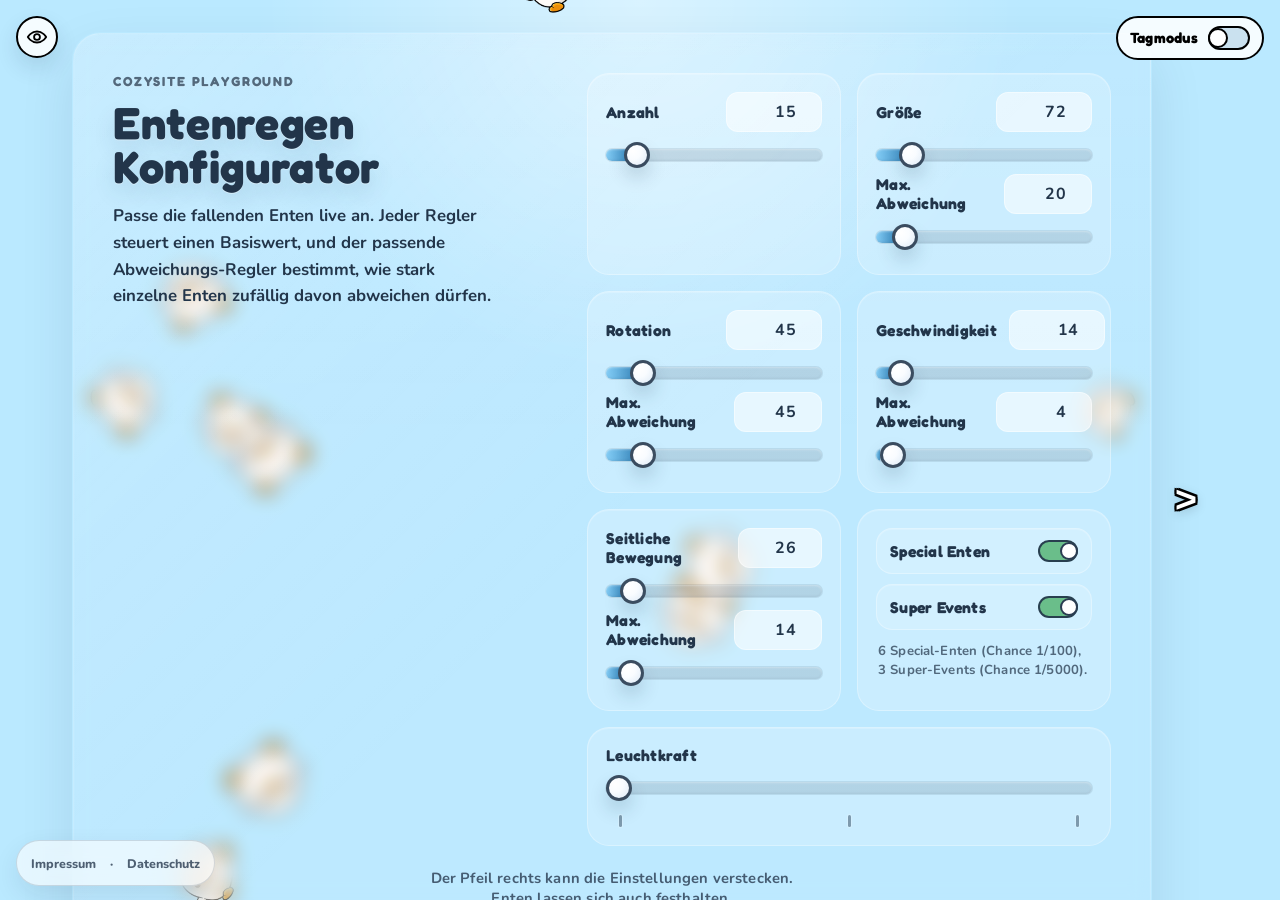
<file: index.html>
<!DOCTYPE html>
<html lang="de">
  <head>
    <meta charset="UTF-8" />
    <meta name="viewport" content="width=device-width, initial-scale=1.0, viewport-fit=cover" />
    <meta http-equiv="Cache-Control" content="no-store, no-cache, must-revalidate" />
    <meta http-equiv="Pragma" content="no-cache" />
    <meta http-equiv="Expires" content="0" />
    <meta name="theme-color" content="rgb(186, 233, 255)" />
    <meta name="app-version" content="2026.03.22-7" />
    <title>CozySite</title>
    <meta
      name="description"
      content="Gestalte deinen eigenen Entenregen: Passe Anzahl, Größe, Geschwindigkeit, seitliche Bewegung und Leuchtkraft der fallenden Enten live an."
    />
    <meta
      name="robots"
      content="index, follow, max-image-preview:large, max-snippet:-1"
    />
    <link rel="canonical" href="https://www.cozysite.de/" />

    <meta property="og:type" content="website" />
    <meta property="og:locale" content="de_DE" />
    <meta property="og:site_name" content="CozySite" />
    <meta property="og:title" content="CozySite" />
    <meta
      property="og:description"
      content="Gestalte deinen eigenen Entenregen: Passe Anzahl, Größe, Geschwindigkeit, seitliche Bewegung und Leuchtkraft der fallenden Enten live an."
    />
    <meta property="og:url" content="https://www.cozysite.de/" />
    <meta
      property="og:image"
      content="https://www.cozysite.de/images/ducks/non_glowing_version/duck.png"
    />
    <meta property="og:image:type" content="image/png" />
    <meta property="og:image:width" content="950" />
    <meta property="og:image:height" content="950" />
    <meta property="og:image:alt" content="Weiße Cartoon-Ente aus dem CozySite Entenregen" />

    <meta name="twitter:card" content="summary" />
    <meta name="twitter:title" content="CozySite" />
    <meta
      name="twitter:description"
      content="Gestalte deinen eigenen Entenregen: Passe Anzahl, Größe, Geschwindigkeit, seitliche Bewegung und Leuchtkraft der fallenden Enten live an."
    />
    <meta
      name="twitter:image"
      content="https://www.cozysite.de/images/ducks/non_glowing_version/duck.png"
    />
    <meta name="twitter:image:alt" content="Weiße Cartoon-Ente aus dem CozySite Entenregen" />

    <link
      rel="icon"
      type="image/png"
      sizes="950x950"
      href="/images/ducks/non_glowing_version/duck.png"
    />
    <link rel="apple-touch-icon" href="/images/ducks/non_glowing_version/duck.png" />
    <link rel="manifest" href="/manifest.webmanifest?v=2026.07.22-1" />
    <link rel="stylesheet" href="style.css?v=2026.07.22-legal-1" />
    <script src="script.js?v=2026.03.22-7" defer></script>
    <script type="application/ld+json">
      {
        "@context": "https://schema.org",
        "@graph": [
          {
            "@type": "WebSite",
            "@id": "https://www.cozysite.de/#website",
            "url": "https://www.cozysite.de/",
            "name": "CozySite",
            "description": "Gestalte deinen eigenen Entenregen: Passe Anzahl, Größe, Geschwindigkeit, seitliche Bewegung und Leuchtkraft der fallenden Enten live an.",
            "inLanguage": "de"
          },
          {
            "@type": "WebApplication",
            "@id": "https://www.cozysite.de/#application",
            "url": "https://www.cozysite.de/",
            "name": "Entenregen-Konfigurator",
            "description": "Gestalte deinen eigenen Entenregen: Passe Anzahl, Größe, Geschwindigkeit, seitliche Bewegung und Leuchtkraft der fallenden Enten live an.",
            "applicationCategory": "EntertainmentApplication",
            "operatingSystem": "Any",
            "inLanguage": "de",
            "isAccessibleForFree": true,
            "image": "https://www.cozysite.de/images/ducks/non_glowing_version/duck.png",
            "isPartOf": {
              "@id": "https://www.cozysite.de/#website"
            }
          }
        ]
      }
    </script>
  </head>
  <body>
    <button
      class="ui-visibility-toggle"
      id="uiVisibilityToggle"
      type="button"
      aria-pressed="false"
      aria-label="Bedienelemente ausblenden"
    >
      <span class="ui-visibility-icon ui-visibility-icon--visible" aria-hidden="true">
        <svg viewBox="0 0 24 24" focusable="false">
          <path d="M2 12s3.7-6 10-6 10 6 10 6-3.7 6-10 6-10-6-10-6Z" />
          <circle cx="12" cy="12" r="3.2" />
        </svg>
      </span>
      <span class="ui-visibility-icon ui-visibility-icon--hidden" aria-hidden="true">
        <svg viewBox="0 0 24 24" focusable="false">
          <path d="M3 3 21 21" />
          <path d="M10.7 6.2A11 11 0 0 1 12 6c6.3 0 10 6 10 6a18.7 18.7 0 0 1-4 4.2" />
          <path d="M6.3 6.8A17.8 17.8 0 0 0 2 12s3.7 6 10 6c.5 0 1 0 1.5-.1" />
          <path d="M9.9 9.9a3.2 3.2 0 0 0 4.2 4.2" />
        </svg>
      </span>
    </button>
    <label class="theme-switch" for="nightModeToggle">
      <span class="theme-switch-label" id="themeSwitchLabel">Tagmodus</span>
      <span class="theme-switch-control">
        <input id="nightModeToggle" type="checkbox" />
        <span class="theme-switch-slider" aria-hidden="true"></span>
      </span>
    </label>
    <div class="glass-blur-sentinel" aria-hidden="true"></div>
    <canvas class="duck-rain" id="duckRain" aria-hidden="true"></canvas>
    <main class="page-shell">
      <div class="panel-stack">
        <section class="glass-card" id="glassCard">
          <div class="card-copy">
            <p class="eyebrow">CozySite Playground</p>
            <h1>Entenregen Konfigurator</h1>
            <p class="intro">
              Passe die fallenden Enten live an. Jeder Regler steuert einen Basiswert,
              und der passende Abweichungs-Regler bestimmt, wie stark einzelne Enten
              zufällig davon abweichen dürfen.
            </p>
          </div>

          <form class="control-panel" id="duckControls" autocomplete="off">
            <div class="control-group">
              <div class="control-heading">
                <label for="count">Anzahl</label>
                <input
                  class="value-input"
                  id="countNumber"
                  name="countNumber"
                  type="number"
                  min="1"
                  max="1000"
                  step="1"
                  value="15"
                  data-setting="count"
                />
              </div>
              <input id="count" name="count" type="range" min="1" max="150" step="1" value="15" data-setting="count" />
            </div>

            <div class="control-group">
              <div class="control-heading">
                <label for="size">Größe</label>
                <input
                  class="value-input"
                  id="sizeNumber"
                  name="sizeNumber"
                  type="number"
                  min="24"
                  max="420"
                  step="1"
                  value="72"
                  data-setting="size"
                />
              </div>
              <input id="size" name="size" type="range" min="24" max="420" step="1" value="72" data-setting="size" />

              <div class="control-heading">
                <label for="sizeVariance">Max. Abweichung</label>
                <input
                  class="value-input"
                  id="sizeVarianceNumber"
                  name="sizeVarianceNumber"
                  type="number"
                  min="0"
                  max="240"
                  step="1"
                  value="20"
                  data-setting="sizeVariance"
                />
              </div>
              <input id="sizeVariance" name="sizeVariance" type="range" min="0" max="240" step="1" value="20" data-setting="sizeVariance" />
            </div>

            <div class="control-group">
              <div class="control-heading">
                <label for="rotation">Rotation</label>
                <input
                  class="value-input"
                  id="rotationNumber"
                  name="rotationNumber"
                  type="number"
                  min="0"
                  max="360"
                  step="1"
                  value="45"
                  data-setting="rotation"
                />
              </div>
              <input id="rotation" name="rotation" type="range" min="0" max="360" step="1" value="45" data-setting="rotation" />

              <div class="control-heading">
                <label for="rotationVariance">Max. Abweichung</label>
                <input
                  class="value-input"
                  id="rotationVarianceNumber"
                  name="rotationVarianceNumber"
                  type="number"
                  min="0"
                  max="360"
                  step="1"
                  value="45"
                  data-setting="rotationVariance"
                />
              </div>
              <input id="rotationVariance" name="rotationVariance" type="range" min="0" max="360" step="1" value="45" data-setting="rotationVariance" />
            </div>

            <div class="control-group">
              <div class="control-heading">
                <label for="speed">Geschwindigkeit</label>
                <input
                  class="value-input"
                  id="speedNumber"
                  name="speedNumber"
                  type="number"
                  min="1"
                  max="200"
                  step="0.5"
                  value="14"
                  data-setting="speed"
                />
              </div>
              <input id="speed" name="speed" type="range" min="1" max="200" step="0.5" value="14" data-setting="speed" />

              <div class="control-heading">
                <label for="speedVariance">Max. Abweichung</label>
                <input
                  class="value-input"
                  id="speedVarianceNumber"
                  name="speedVarianceNumber"
                  type="number"
                  min="0"
                  max="200"
                  step="0.5"
                  value="4"
                  data-setting="speedVariance"
                />
              </div>
              <input id="speedVariance" name="speedVariance" type="range" min="0" max="200" step="0.5" value="4" data-setting="speedVariance" />
            </div>

            <div class="control-group">
              <div class="control-heading">
                <label for="drift">Seitliche Bewegung</label>
                <input
                  class="value-input"
                  id="driftNumber"
                  name="driftNumber"
                  type="number"
                  min="0"
                  max="360"
                  step="1"
                  value="26"
                  data-setting="drift"
                />
              </div>
              <input id="drift" name="drift" type="range" min="0" max="360" step="1" value="26" data-setting="drift" />

              <div class="control-heading">
                <label for="driftVariance">Max. Abweichung</label>
                <input
                  class="value-input"
                  id="driftVarianceNumber"
                  name="driftVarianceNumber"
                  type="number"
                  min="0"
                  max="220"
                  step="1"
                  value="14"
                  data-setting="driftVariance"
                />
              </div>
              <input id="driftVariance" name="driftVariance" type="range" min="0" max="220" step="1" value="14" data-setting="driftVariance" />
            </div>

            <div class="control-group control-group--glow">
              <div class="control-heading">
                <label for="glowLevel">Leuchtkraft</label>
              </div>
              <div class="glow-level-slider">
                <input
                id="glowLevel"
                name="glowLevel"
                type="range"
                min="0"
                max="2"
                step="1"
                value="0"
              />
                <div class="glow-level-ticks" aria-hidden="true">
                  <span></span>
                  <span></span>
                  <span></span>
                </div>
              </div>
            </div>

            <div class="control-group control-group--toggles">
              <div class="control-toggle-list" aria-label="Weitere Spawn-Optionen">
                <label class="control-toggle-row" id="specialDucksToggleRow" for="specialDucksToggle">
                  <span class="control-toggle-text">Special Enten</span>
                  <span class="mini-switch">
                    <input id="specialDucksToggle" name="specialDucksToggle" type="checkbox" checked />
                    <span class="mini-switch-slider" aria-hidden="true"></span>
                  </span>
                </label>
                <label class="control-toggle-row" id="superEventsToggleRow" for="superEventsToggle">
                  <span class="control-toggle-text">Super Events</span>
                  <span class="mini-switch">
                    <input id="superEventsToggle" name="superEventsToggle" type="checkbox" checked />
                    <span class="mini-switch-slider" aria-hidden="true"></span>
                  </span>
                </label>
              </div>
              <p class="control-toggle-note">
                6 Special-Enten (Chance 1/100),<br /> 3 Super-Events (Chance 1/5000).
              </p>
            </div>
          </form>

          <p class="collapse-hint">
            Der Pfeil rechts kann die Einstellungen verstecken.<br />
            Enten lassen sich auch festhalten.<br />
            Vielleicht siehst du ja sogar eine besondere Ente!
          </p>
        </section>

        <button
          class="panel-toggle"
          id="panelToggle"
          type="button"
          aria-controls="glassCard"
          aria-expanded="true"
          aria-label="Einstellungen nach rechts einklappen"
        >
          <span class="panel-toggle-icon" id="panelToggleIcon">&gt;</span>
        </button>
      </div>
    </main>
    <footer class="site-legal-nav" aria-label="Rechtliches">
      <a href="/impressum/">Impressum</a>
      <span aria-hidden="true">·</span>
      <a href="/datenschutz/">Datenschutz</a>
    </footer>
    <div
      class="attention-popup"
      id="attentionPopup"
      role="dialog"
      aria-modal="true"
      aria-labelledby="attentionPopupTitle"
      aria-describedby="attentionPopupMessage"
      hidden
    >
      <div class="attention-popup__panel">
        <button
          class="attention-popup__close"
          id="attentionPopupClose"
          type="button"
          aria-label="Hinweis schliessen"
        >
          <span aria-hidden="true">&times;</span>
        </button>
        <div class="attention-popup__content">
          <p class="attention-popup__title" id="attentionPopupTitle">
            Du schaust diesen Enten jetzt schon seit &uuml;ber 10 Minuten zu...
          </p>
          <p class="attention-popup__message" id="attentionPopupMessage">
            Ich entscheide mich einfach daf&uuml;r, das als gutes Zeichen zu werten :)
          </p>
        </div>
      </div>
    </div>
    <div class="vision-event" id="visionEvent" aria-hidden="true" hidden>
      <div class="vision-event__blur-layer"></div>
      <div class="vision-event__content">
        <img class="vision-event__duck" id="visionEventDuck" src="" alt="" />
      </div>
    </div>
    <div class="guardian-event" id="guardianEvent" aria-hidden="true" hidden>
      <div class="guardian-event__content">
        <img
          class="guardian-event__duck"
          id="guardianEventDuck"
          src="images/ducks/glowing_vesion/real_duck_glow.png?v=2026.03.22-7"
          alt=""
        />
        <div class="guardian-event__bubble" id="guardianEventBubble">
          Keine Sorge, ich pass auf dich auf, wenn es dunkel ist!
        </div>
      </div>
    </div>
  </body>
</html>
</file>
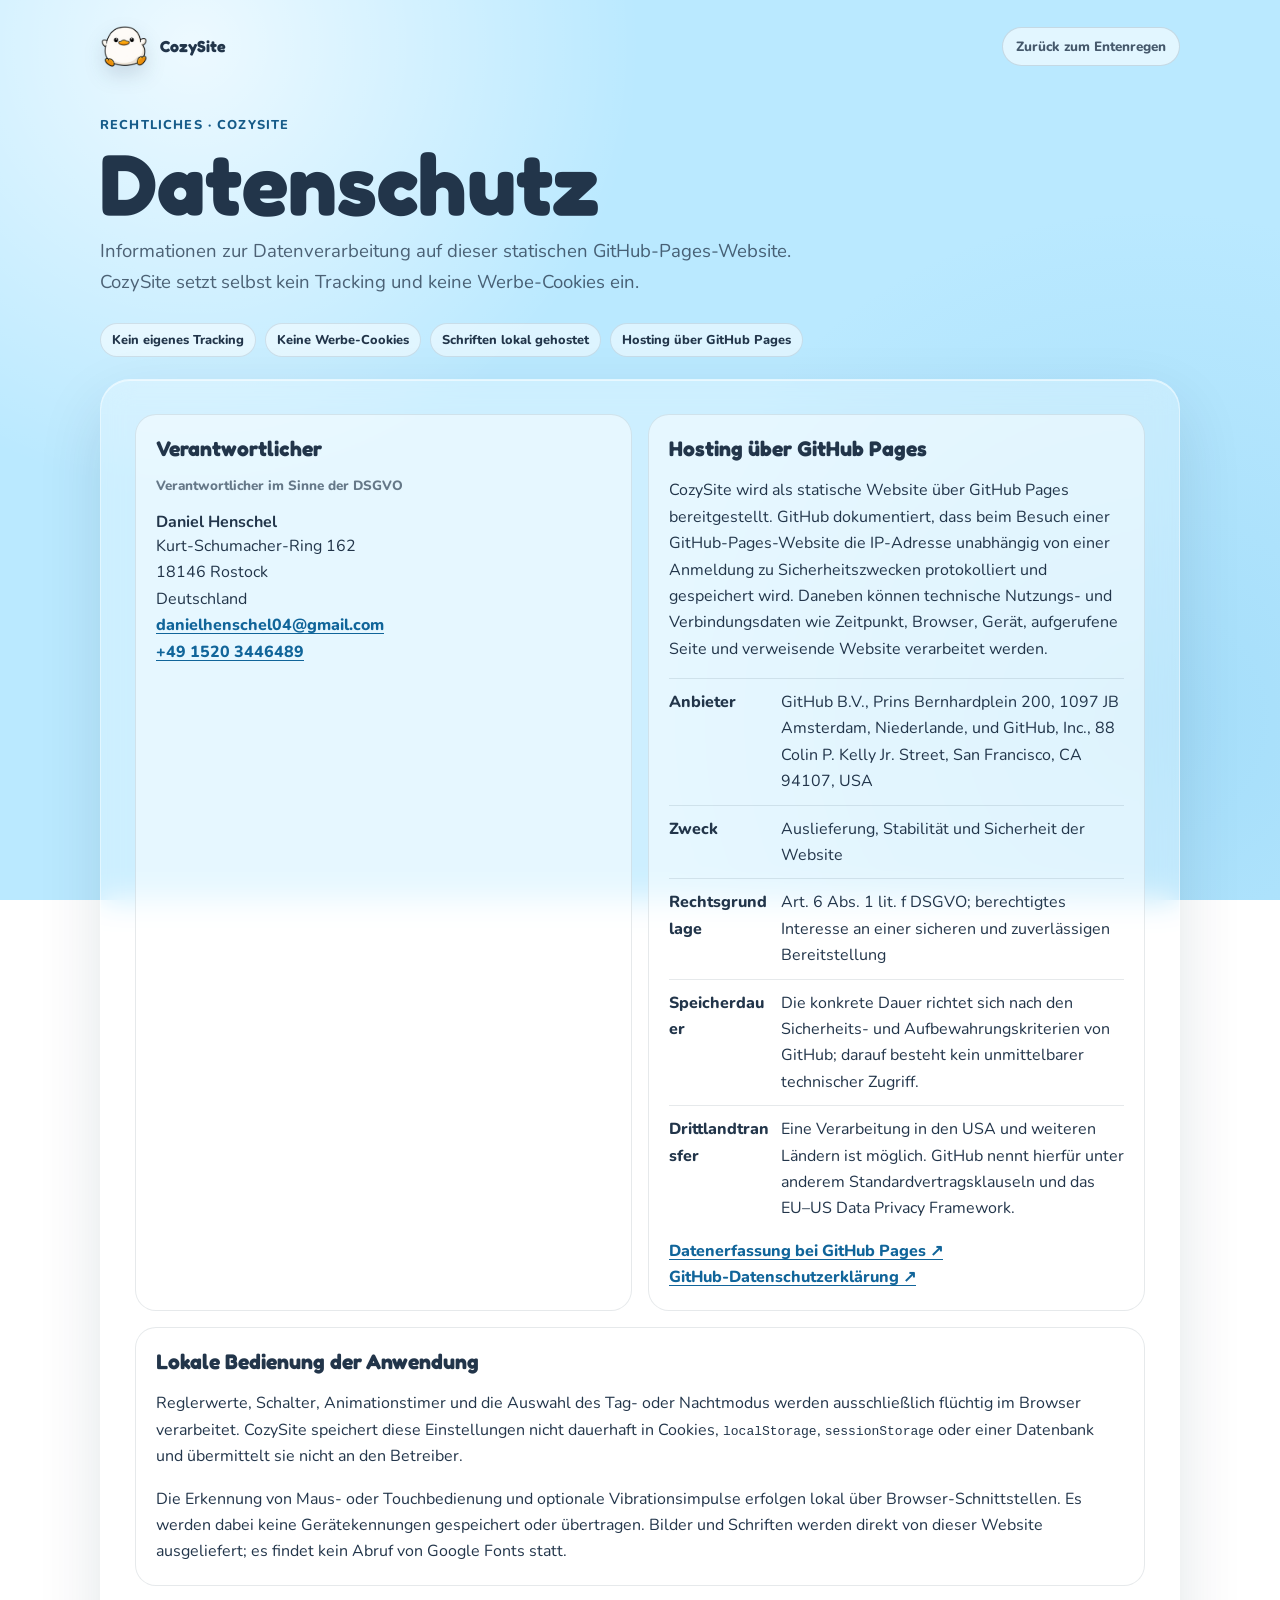
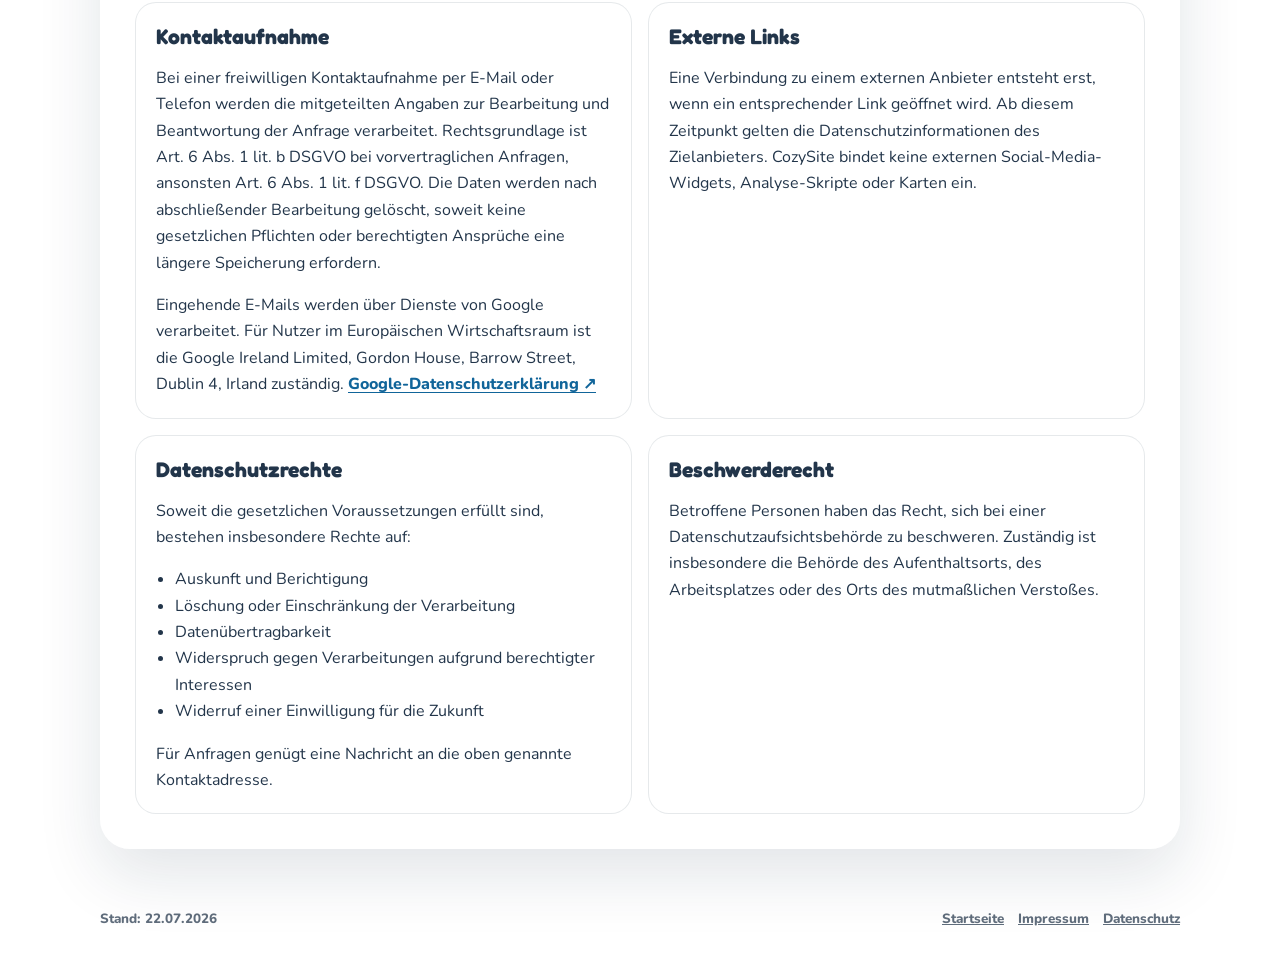
<file: datenschutz/index.html>
<!DOCTYPE html>
<html lang="de">
  <head>
    <meta charset="UTF-8" />
    <meta name="viewport" content="width=device-width, initial-scale=1.0, viewport-fit=cover" />
    <title>Datenschutz | CozySite</title>
    <meta
      name="description"
      content="Datenschutzhinweise für CozySite zu GitHub Pages, lokaler Bedienung und Kontaktaufnahme."
    />
    <meta name="robots" content="noindex, follow" />
    <meta name="theme-color" content="#bae9ff" media="(prefers-color-scheme: light)" />
    <meta name="theme-color" content="#091838" media="(prefers-color-scheme: dark)" />
    <link rel="canonical" href="https://www.cozysite.de/datenschutz/" />
    <link rel="icon" type="image/png" href="/images/ducks/non_glowing_version/duck.png" />
    <link rel="stylesheet" href="/style.css?v=2026.07.22-legal-1" />
  </head>
  <body class="legal-body">
    <header class="legal-topbar">
      <a class="legal-brand" href="/">
        <img src="/images/ducks/non_glowing_version/duck.png" alt="" />
        <span>CozySite</span>
      </a>
      <a class="legal-back" href="/">Zurück zum Entenregen</a>
    </header>

    <main class="legal-main">
      <header class="legal-hero">
        <p class="legal-eyebrow">Rechtliches · CozySite</p>
        <h1>Datenschutz</h1>
        <p class="legal-lead">
          Informationen zur Datenverarbeitung auf dieser statischen
          GitHub-Pages-Website. CozySite setzt selbst kein Tracking und keine
          Werbe-Cookies ein.
        </p>
      </header>

      <div class="legal-summary" aria-label="Technische Übersicht">
        <span>Kein eigenes Tracking</span>
        <span>Keine Werbe-Cookies</span>
        <span>Schriften lokal gehostet</span>
        <span>Hosting über GitHub Pages</span>
      </div>

      <article class="legal-document">
        <section class="legal-card">
          <h2>Verantwortlicher</h2>
          <p class="legal-reference">Verantwortlicher im Sinne der DSGVO</p>
          <address class="legal-address">
            <strong>Daniel Henschel</strong>
            <span>Kurt-Schumacher-Ring 162</span>
            <span>18146 Rostock</span>
            <span>Deutschland</span>
            <a href="mailto:danielhenschel04@gmail.com">danielhenschel04@gmail.com</a>
            <a href="tel:+4915203446489">+49 1520 3446489</a>
          </address>
        </section>

        <section class="legal-card">
          <h2>Hosting über GitHub Pages</h2>
          <p>
            CozySite wird als statische Website über GitHub Pages
            bereitgestellt. GitHub dokumentiert, dass beim Besuch einer
            GitHub-Pages-Website die IP-Adresse unabhängig von einer Anmeldung
            zu Sicherheitszwecken protokolliert und gespeichert wird. Daneben
            können technische Nutzungs- und Verbindungsdaten wie Zeitpunkt,
            Browser, Gerät, aufgerufene Seite und verweisende Website verarbeitet
            werden.
          </p>
          <dl class="legal-data-list">
            <div>
              <dt>Anbieter</dt>
              <dd>GitHub B.V., Prins Bernhardplein 200, 1097 JB Amsterdam, Niederlande, und GitHub, Inc., 88 Colin P. Kelly Jr. Street, San Francisco, CA 94107, USA</dd>
            </div>
            <div>
              <dt>Zweck</dt>
              <dd>Auslieferung, Stabilität und Sicherheit der Website</dd>
            </div>
            <div>
              <dt>Rechtsgrundlage</dt>
              <dd>Art. 6 Abs. 1 lit. f DSGVO; berechtigtes Interesse an einer sicheren und zuverlässigen Bereitstellung</dd>
            </div>
            <div>
              <dt>Speicherdauer</dt>
              <dd>Die konkrete Dauer richtet sich nach den Sicherheits- und Aufbewahrungskriterien von GitHub; darauf besteht kein unmittelbarer technischer Zugriff.</dd>
            </div>
            <div>
              <dt>Drittlandtransfer</dt>
              <dd>Eine Verarbeitung in den USA und weiteren Ländern ist möglich. GitHub nennt hierfür unter anderem Standardvertragsklauseln und das EU–US Data Privacy Framework.</dd>
            </div>
          </dl>
          <p>
            <a href="https://docs.github.com/en/pages/getting-started-with-github-pages/what-is-github-pages#data-collection" target="_blank" rel="noreferrer">Datenerfassung bei GitHub Pages ↗</a><br />
            <a href="https://docs.github.com/en/site-policy/privacy-policies/github-general-privacy-statement" target="_blank" rel="noreferrer">GitHub-Datenschutzerklärung ↗</a>
          </p>
        </section>

        <section class="legal-card legal-card--wide">
          <h2>Lokale Bedienung der Anwendung</h2>
          <p>
            Reglerwerte, Schalter, Animationstimer und die Auswahl des Tag- oder
            Nachtmodus werden ausschließlich flüchtig im Browser verarbeitet.
            CozySite speichert diese Einstellungen nicht dauerhaft in Cookies,
            <code>localStorage</code>, <code>sessionStorage</code> oder einer
            Datenbank und übermittelt sie nicht an den Betreiber.
          </p>
          <p>
            Die Erkennung von Maus- oder Touchbedienung und optionale
            Vibrationsimpulse erfolgen lokal über Browser-Schnittstellen. Es
            werden dabei keine Gerätekennungen gespeichert oder übertragen.
            Bilder und Schriften werden direkt von dieser Website ausgeliefert;
            es findet kein Abruf von Google Fonts statt.
          </p>
        </section>

        <section class="legal-card">
          <h2>Kontaktaufnahme</h2>
          <p>
            Bei einer freiwilligen Kontaktaufnahme per E-Mail oder Telefon
            werden die mitgeteilten Angaben zur Bearbeitung und Beantwortung der
            Anfrage verarbeitet. Rechtsgrundlage ist Art. 6 Abs. 1 lit. b DSGVO
            bei vorvertraglichen Anfragen, ansonsten Art. 6 Abs. 1 lit. f DSGVO.
            Die Daten werden nach abschließender Bearbeitung gelöscht, soweit
            keine gesetzlichen Pflichten oder berechtigten Ansprüche eine
            längere Speicherung erfordern.
          </p>
          <p>
            Eingehende E-Mails werden über Dienste von Google verarbeitet. Für
            Nutzer im Europäischen Wirtschaftsraum ist die Google Ireland
            Limited, Gordon House, Barrow Street, Dublin 4, Irland zuständig.
            <a href="https://policies.google.com/privacy" target="_blank" rel="noreferrer">Google-Datenschutzerklärung ↗</a>
          </p>
        </section>

        <section class="legal-card">
          <h2>Externe Links</h2>
          <p>
            Eine Verbindung zu einem externen Anbieter entsteht erst, wenn ein
            entsprechender Link geöffnet wird. Ab diesem Zeitpunkt gelten die
            Datenschutzinformationen des Zielanbieters. CozySite bindet keine
            externen Social-Media-Widgets, Analyse-Skripte oder Karten ein.
          </p>
        </section>

        <section class="legal-card">
          <h2>Datenschutzrechte</h2>
          <p>Soweit die gesetzlichen Voraussetzungen erfüllt sind, bestehen insbesondere Rechte auf:</p>
          <ul class="legal-list">
            <li>Auskunft und Berichtigung</li>
            <li>Löschung oder Einschränkung der Verarbeitung</li>
            <li>Datenübertragbarkeit</li>
            <li>Widerspruch gegen Verarbeitungen aufgrund berechtigter Interessen</li>
            <li>Widerruf einer Einwilligung für die Zukunft</li>
          </ul>
          <p>Für Anfragen genügt eine Nachricht an die oben genannte Kontaktadresse.</p>
        </section>

        <section class="legal-card">
          <h2>Beschwerderecht</h2>
          <p>
            Betroffene Personen haben das Recht, sich bei einer
            Datenschutzaufsichtsbehörde zu beschweren. Zuständig ist insbesondere
            die Behörde des Aufenthaltsorts, des Arbeitsplatzes oder des Orts des
            mutmaßlichen Verstoßes.
          </p>
        </section>
      </article>
    </main>

    <footer class="legal-footer">
      <span>Stand: 22.07.2026</span>
      <nav aria-label="Rechtliches">
        <a href="/">Startseite</a>
        <a href="/impressum/">Impressum</a>
        <a href="/datenschutz/" aria-current="page">Datenschutz</a>
      </nav>
    </footer>
  </body>
</html>
</file>
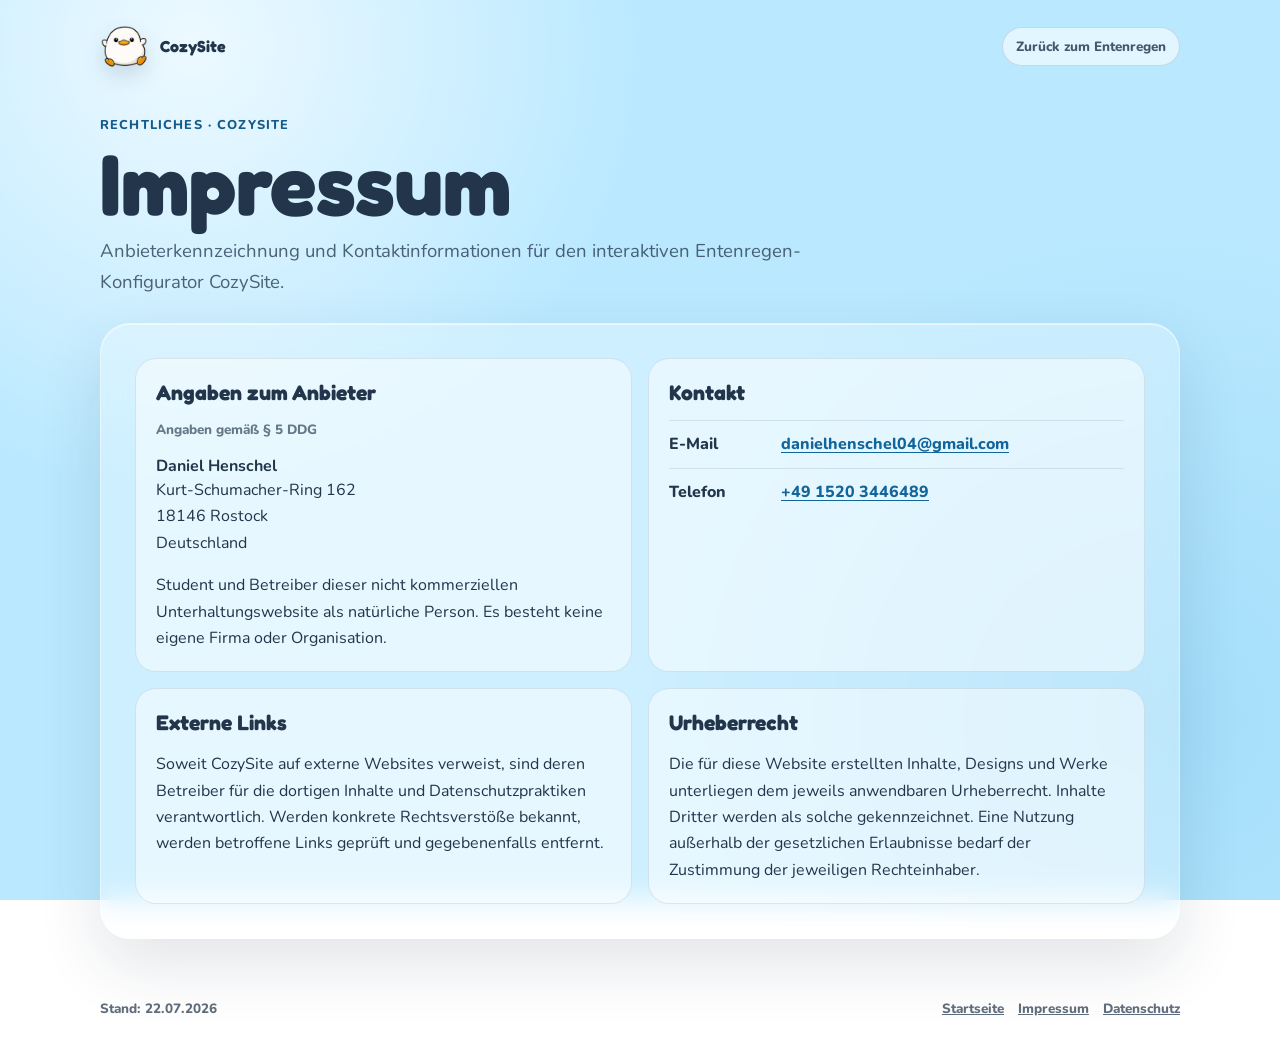
<file: impressum/index.html>
<!DOCTYPE html>
<html lang="de">
  <head>
    <meta charset="UTF-8" />
    <meta name="viewport" content="width=device-width, initial-scale=1.0, viewport-fit=cover" />
    <title>Impressum | CozySite</title>
    <meta
      name="description"
      content="Impressum und Anbieterkennzeichnung für CozySite von Daniel Henschel."
    />
    <meta name="robots" content="noindex, follow" />
    <meta name="theme-color" content="#bae9ff" media="(prefers-color-scheme: light)" />
    <meta name="theme-color" content="#091838" media="(prefers-color-scheme: dark)" />
    <link rel="canonical" href="https://www.cozysite.de/impressum/" />
    <link rel="icon" type="image/png" href="/images/ducks/non_glowing_version/duck.png" />
    <link rel="stylesheet" href="/style.css?v=2026.07.22-legal-1" />
  </head>
  <body class="legal-body">
    <header class="legal-topbar">
      <a class="legal-brand" href="/">
        <img src="/images/ducks/non_glowing_version/duck.png" alt="" />
        <span>CozySite</span>
      </a>
      <a class="legal-back" href="/">Zurück zum Entenregen</a>
    </header>

    <main class="legal-main">
      <header class="legal-hero">
        <p class="legal-eyebrow">Rechtliches · CozySite</p>
        <h1>Impressum</h1>
        <p class="legal-lead">
          Anbieterkennzeichnung und Kontaktinformationen für den interaktiven
          Entenregen-Konfigurator CozySite.
        </p>
      </header>

      <article class="legal-document">
        <section class="legal-card">
          <h2>Angaben zum Anbieter</h2>
          <p class="legal-reference">Angaben gemäß § 5 DDG</p>
          <address class="legal-address">
            <strong>Daniel Henschel</strong>
            <span>Kurt-Schumacher-Ring 162</span>
            <span>18146 Rostock</span>
            <span>Deutschland</span>
          </address>
          <p>
            Student und Betreiber dieser nicht kommerziellen
            Unterhaltungswebsite als natürliche Person. Es besteht keine eigene
            Firma oder Organisation.
          </p>
        </section>

        <section class="legal-card">
          <h2>Kontakt</h2>
          <dl class="legal-data-list">
            <div>
              <dt>E-Mail</dt>
              <dd><a href="mailto:danielhenschel04@gmail.com">danielhenschel04@gmail.com</a></dd>
            </div>
            <div>
              <dt>Telefon</dt>
              <dd><a href="tel:+4915203446489">+49 1520 3446489</a></dd>
            </div>
          </dl>
        </section>

        <section class="legal-card">
          <h2>Externe Links</h2>
          <p>
            Soweit CozySite auf externe Websites verweist, sind deren Betreiber
            für die dortigen Inhalte und Datenschutzpraktiken verantwortlich.
            Werden konkrete Rechtsverstöße bekannt, werden betroffene Links
            geprüft und gegebenenfalls entfernt.
          </p>
        </section>

        <section class="legal-card">
          <h2>Urheberrecht</h2>
          <p>
            Die für diese Website erstellten Inhalte, Designs und Werke
            unterliegen dem jeweils anwendbaren Urheberrecht. Inhalte Dritter
            werden als solche gekennzeichnet. Eine Nutzung außerhalb der
            gesetzlichen Erlaubnisse bedarf der Zustimmung der jeweiligen
            Rechteinhaber.
          </p>
        </section>
      </article>
    </main>

    <footer class="legal-footer">
      <span>Stand: 22.07.2026</span>
      <nav aria-label="Rechtliches">
        <a href="/">Startseite</a>
        <a href="/impressum/" aria-current="page">Impressum</a>
        <a href="/datenschutz/">Datenschutz</a>
      </nav>
    </footer>
  </body>
</html>
</file>
<file: style.css>
@font-face {
  font-family: "Fredoka";
  font-style: normal;
  font-weight: 500 700;
  font-display: swap;
  src: url("fonts/fredoka-latin.woff2") format("woff2");
}

@font-face {
  font-family: "Nunito";
  font-style: normal;
  font-weight: 400 800;
  font-display: swap;
  src: url("fonts/nunito-latin.woff2") format("woff2");
}

:root {
  --sky: rgb(186, 233, 255);
  --sky-night: rgb(9, 24, 56);
  --glass-bg: rgba(255, 255, 255, 0.045);
  --glass-border: rgba(255, 255, 255, 0.26);
  --text: rgb(34, 53, 74);
  --font-ui: "Nunito", "Trebuchet MS", "Lucida Sans Unicode", "Lucida Grande", sans-serif;
  --font-display: "Fredoka", "Arial Rounded MT Bold", "Trebuchet MS", ui-rounded, system-ui, sans-serif;
  --slider-track-size: 12px;
  --slider-thumb-size: 26px;
  --slider-track-bg: rgba(34, 53, 74, 0.14);
  --slider-track-border: rgba(34, 53, 74, 0.1);
  --slider-fill-start: rgb(131, 205, 246);
  --slider-fill-end: rgb(66, 145, 197);
  --slider-thumb-bg: radial-gradient(
    circle at 30% 30%,
    rgb(255, 255, 255) 0%,
    rgb(249, 252, 255) 42%,
    rgb(221, 234, 247) 100%
  );
  --slider-thumb-border: rgba(34, 53, 74, 0.88);
  --slider-thumb-shadow: 0 10px 18px rgba(20, 41, 69, 0.16);
  --slider-focus-ring: rgba(82, 165, 218, 0.22);
  --safe-top: env(safe-area-inset-top, 0px);
  --safe-right: env(safe-area-inset-right, 0px);
  --safe-bottom: env(safe-area-inset-bottom, 0px);
  --safe-left: env(safe-area-inset-left, 0px);
}

*,
*::before,
*::after {
  box-sizing: border-box;
}

html,
body {
  width: 100%;
  min-height: 100%;
  overflow-x: hidden;
  -webkit-text-size-adjust: 100%;
  text-size-adjust: 100%;
}

body {
  position: relative;
  isolation: isolate;
  margin: 0;
  min-height: 100vh;
  min-height: 100dvh;
  overflow: hidden;
  overscroll-behavior: none;
  font-family: var(--font-ui);
  -webkit-font-smoothing: antialiased;
  -moz-osx-font-smoothing: grayscale;
  color: var(--text);
  background: none;
}

body::before {
  content: "";
  position: fixed;
  inset: 0;
  z-index: -2;
  pointer-events: none;
  background:
    radial-gradient(circle at top, rgba(255, 255, 255, 0.45), transparent 35%),
    var(--sky);
}

.night-mode body::before {
  background:
    radial-gradient(circle at top, rgba(152, 195, 255, 0.12), transparent 30%),
    linear-gradient(180deg, rgb(12, 30, 68), var(--sky-night));
}

.night-mode {
  --slider-track-bg: rgba(236, 244, 255, 0.18);
  --slider-track-border: rgba(236, 244, 255, 0.14);
  --slider-fill-start: rgb(182, 223, 255);
  --slider-fill-end: rgb(118, 184, 255);
  --slider-thumb-bg: radial-gradient(
    circle at 30% 30%,
    rgb(30, 59, 108) 0%,
    rgb(17, 39, 83) 56%,
    rgb(8, 22, 52) 100%
  );
  --slider-thumb-border: rgba(236, 244, 255, 0.9);
  --slider-thumb-shadow: 0 10px 18px rgba(0, 0, 0, 0.24);
  --slider-focus-ring: rgba(172, 220, 255, 0.18);
}

.ui-visibility-toggle {
  position: fixed;
  top: calc(var(--safe-top) + 16px);
  left: calc(var(--safe-left) + 16px);
  z-index: 7;
  display: inline-flex;
  align-items: center;
  justify-content: center;
  width: 42px;
  height: 42px;
  padding: 0;
  border: 2px solid #000;
  border-radius: 999px;
  background: rgba(255, 255, 255, 0.86);
  color: #000;
  cursor: pointer;
  box-shadow: 0 10px 22px rgba(20, 41, 69, 0.12);
  transition:
    background 180ms ease,
    transform 180ms ease,
    box-shadow 180ms ease,
    opacity 180ms ease;
}

.ui-visibility-toggle:hover {
  transform: translateY(-1px);
}

.ui-visibility-toggle:active {
  transform: translateY(0);
}

.ui-visibility-icon {
  position: absolute;
  inset: 0;
  display: grid;
  place-items: center;
  transition: opacity 180ms ease, transform 180ms ease;
}

.ui-visibility-icon svg {
  width: 22px;
  height: 22px;
  fill: none;
  stroke: currentColor;
  stroke-linecap: round;
  stroke-linejoin: round;
  stroke-width: 2;
}

.ui-visibility-icon--hidden {
  opacity: 0;
  transform: scale(0.92);
}

.ui-hidden .ui-visibility-toggle {
  background: rgba(255, 255, 255, 0.68);
  box-shadow: 0 10px 20px rgba(20, 41, 69, 0.1);
  opacity: 0.62;
}

.ui-hidden .ui-visibility-toggle:hover,
.ui-hidden .ui-visibility-toggle:focus-visible {
  opacity: 0.88;
}

.ui-hidden .ui-visibility-icon--visible {
  opacity: 0;
  transform: scale(0.92);
}

.ui-hidden .ui-visibility-icon--hidden {
  opacity: 1;
  transform: scale(1);
}

.super-event-ui-hidden .ui-visibility-toggle {
  opacity: 0;
  visibility: hidden;
  pointer-events: none;
}

.theme-switch {
  position: fixed;
  top: calc(var(--safe-top) + 16px);
  right: calc(var(--safe-right) + 16px);
  z-index: 8;
  display: inline-flex;
  align-items: center;
  gap: 10px;
  padding: 8px 12px;
  border: 2px solid #000;
  border-radius: 999px;
  background: rgba(255, 255, 255, 0.86);
  color: #000;
  font: 700 0.92rem/1 var(--font-display);
  letter-spacing: 0.02em;
  cursor: pointer;
  user-select: none;
}

.theme-switch-label {
  white-space: nowrap;
}

.theme-switch,
.attention-popup__title,
.attention-popup__close,
.eyebrow,
.glass-card h1,
.control-heading,
.control-toggle-text {
  font-style: normal;
}

.theme-switch-control {
  --switch-width: 42px;
  --switch-height: 24px;
  --switch-border: 2px;
  --switch-thumb-size: 20px;
  position: relative;
  display: inline-flex;
  align-items: center;
  width: var(--switch-width);
  height: var(--switch-height);
}

.theme-switch-control input {
  position: absolute;
  inset: 0;
  opacity: 0;
  margin: 0;
}

.theme-switch-slider {
  position: absolute;
  inset: 0;
  border: var(--switch-border) solid #000;
  border-radius: 999px;
  background: rgb(202, 225, 239);
  transition: background 180ms ease;
}

.theme-switch-slider::after {
  content: "";
  position: absolute;
  top: 50%;
  left: calc(var(--switch-border) * -1);
  width: var(--switch-thumb-size);
  height: var(--switch-thumb-size);
  border-radius: 50%;
  background: #fff;
  border: 2px solid #000;
  transform: translateY(-50%);
  transition: transform 180ms ease;
}

.theme-switch-control input:checked + .theme-switch-slider {
  background: rgb(26, 48, 96);
}

.theme-switch-control input:checked + .theme-switch-slider::after {
  transform: translate(calc(var(--switch-width) - var(--switch-thumb-size)), -50%);
}

.attention-popup {
  position: fixed;
  inset: 0;
  z-index: 20;
  display: flex;
  padding:
    calc(var(--safe-top) + 16px)
    calc(var(--safe-right) + 16px)
    calc(var(--safe-bottom) + 16px)
    calc(var(--safe-left) + 16px);
  background: rgba(8, 18, 35, 0.22);
}

.attention-popup[hidden] {
  display: none;
}

.attention-popup__panel {
  position: relative;
  flex: 1;
  display: flex;
  align-items: center;
  justify-content: center;
  padding: clamp(32px, 6vw, 72px);
  border: 2px solid #000;
  border-radius: 28px;
  background: rgba(255, 255, 255, 0.97);
  box-shadow: 0 28px 64px rgba(5, 16, 31, 0.22);
  text-align: center;
}

.attention-popup__content {
  max-width: min(760px, 100%);
}

.attention-popup__title,
.attention-popup__message {
  margin: 0;
}

.attention-popup__title {
  font-size: clamp(2rem, 4vw, 3.3rem);
  line-height: 1.12;
  font-weight: 700;
  font-family: var(--font-display);
  letter-spacing: 0.01em;
}

.attention-popup__message {
  margin-top: clamp(22px, 4vw, 34px);
  font-size: clamp(1.05rem, 2.4vw, 1.45rem);
  line-height: 1.55;
  font-family: var(--font-ui);
  font-weight: 700;
}

.attention-popup__close {
  position: absolute;
  top: clamp(16px, 2.8vw, 24px);
  right: clamp(16px, 2.8vw, 24px);
  display: inline-flex;
  align-items: center;
  justify-content: center;
  width: 46px;
  height: 46px;
  padding: 0;
  border: 2px solid #000;
  border-radius: 999px;
  background: #fff;
  color: #000;
  font: 700 1.7rem/1 var(--font-display);
  cursor: pointer;
  box-shadow: 0 12px 24px rgba(10, 20, 34, 0.12);
}

.attention-popup__close:hover {
  transform: translateY(-1px);
}

.attention-popup__close:active {
  transform: translateY(0);
}

.vision-event {
  position: fixed;
  inset: 0;
  z-index: 32;
  pointer-events: none;
  opacity: 0;
  transition: opacity 220ms ease;
}

.vision-event[hidden] {
  display: none;
}

.vision-event__blur-layer,
.vision-event__content {
  position: absolute;
  inset: 0;
}

.vision-event__blur-layer {
  background: rgba(255, 255, 255, 0);
  -webkit-backdrop-filter: blur(0px);
  backdrop-filter: blur(0px);
  transition:
    -webkit-backdrop-filter 4200ms ease,
    backdrop-filter 4200ms ease,
    background 4200ms ease;
}

.vision-event__duck,
.guardian-event__duck {
  user-select: none;
  -webkit-user-select: none;
  -webkit-user-drag: none;
  -webkit-touch-callout: none;
}

.vision-event__duck {
  position: absolute;
  left: 50%;
  top: 118%;
  width: min(640px, 76vw);
  max-width: calc(100vw - var(--safe-left) - var(--safe-right) - 24px);
  height: auto;
  transform: translate(-50%, -50%);
  transition: top var(--vision-duck-move-duration, 6200ms) cubic-bezier(0.22, 1, 0.36, 1);
}

.vision-event.is-visible {
  opacity: 1;
}

.vision-event.is-blurry .vision-event__blur-layer {
  background: rgba(255, 255, 255, 0.03);
  -webkit-backdrop-filter: blur(14px);
  backdrop-filter: blur(14px);
}

.vision-event.is-duck-visible .vision-event__duck {
  top: 69%;
}

.vision-event.is-duck-exiting .vision-event__duck {
  top: 118%;
}

.guardian-event {
  position: fixed;
  inset: 0;
  z-index: 30;
  display: flex;
  align-items: center;
  justify-content: center;
  padding:
    calc(var(--safe-top) + 24px)
    calc(var(--safe-right) + 24px)
    calc(var(--safe-bottom) + 24px)
    calc(var(--safe-left) + 24px);
  background: #000;
  opacity: 0;
  pointer-events: auto;
  transition: opacity 4200ms ease;
}

.guardian-event[hidden] {
  display: none;
}

.guardian-event__content {
  display: flex;
  flex-direction: column;
  align-items: center;
  justify-content: center;
  gap: 22px;
  max-width: min(560px, 100%);
}

.guardian-event__duck {
  width: min(360px, 58vw);
  max-width: 100%;
  height: auto;
  opacity: 0;
  transform: translateY(20px) scale(0.94);
  transition:
    opacity 3200ms ease,
    transform 3200ms ease;
}

.guardian-event__bubble {
  max-width: min(520px, 100%);
  padding: 16px 20px;
  border: 2px solid #000;
  border-radius: 24px;
  background: rgba(255, 255, 255, 0.98);
  color: #000;
  font: 600 1.02rem/1.45 "Segoe UI", Tahoma, Geneva, Verdana, sans-serif;
  text-align: center;
  box-shadow: 0 18px 42px rgba(0, 0, 0, 0.22);
  opacity: 0;
  transform: translateY(16px);
  transition:
    opacity 1400ms ease,
    transform 1400ms ease;
}

.guardian-event.is-visible {
  opacity: 1;
}

.guardian-event.is-duck-visible .guardian-event__duck {
  opacity: 1;
  transform: translateY(0) scale(1);
}

.guardian-event.is-bubble-visible .guardian-event__bubble {
  opacity: 1;
  transform: translateY(0);
}

.guardian-event-active .duck,
.super-event-active .duck {
  animation-play-state: paused;
}

.theme-switch,
.page-shell {
  transition:
    opacity 180ms ease,
    visibility 180ms ease;
}

.ui-hidden .theme-switch,
.ui-revealing .theme-switch {
  opacity: 0;
  visibility: hidden;
  pointer-events: none;
}

.ui-hidden .page-shell,
.ui-revealing .page-shell {
  pointer-events: none;
}

.ui-hidden .page-shell *,
.ui-revealing .page-shell * {
  pointer-events: none !important;
}

.ui-hidden .page-shell {
  opacity: 0;
  pointer-events: none;
}

.glass-blur-sentinel {
  position: fixed;
  top: 0;
  left: 0;
  width: 2px;
  height: 2px;
  z-index: 1;
  pointer-events: none;
  opacity: 0.01;
  background: rgba(255, 255, 255, 0.03);
  backdrop-filter: blur(10px);
  -webkit-backdrop-filter: blur(10px);
}

.night-mode .glass-blur-sentinel {
  background: rgba(255, 255, 255, 0.02);
}

.duck-rain {
  position: fixed;
  inset: 0;
  display: block;
  z-index: 0;
  width: 100%;
  height: 100%;
  pointer-events: auto;
  touch-action: none;
  overflow: hidden;
  contain: layout paint;
  transform: translateZ(0);
}

.duck {
  position: absolute;
  top: var(--start-top);
  left: var(--start-left);
  display: block;
  width: calc(var(--size) * 1px);
  height: calc(var(--display-height) * 1px);
  max-width: none;
  object-fit: contain;
  object-position: center;
  opacity: 1;
  animation-name: duck-fall-a;
  animation-timing-function: linear;
  animation-iteration-count: 1;
  animation-fill-mode: both;
  animation-duration: calc(var(--duration) * 1s);
  animation-delay: calc(var(--delay) * 1s);
  pointer-events: auto;
  touch-action: none;
  user-select: none;
  -webkit-user-select: none;
  -webkit-user-drag: none;
  -webkit-touch-callout: none;
  cursor: grab;
  -webkit-backface-visibility: visible;
  backface-visibility: hidden;
  transform-origin: center;
  transform: translateZ(0);
}

.duck.is-dragged {
  animation: none;
  cursor: grabbing;
  z-index: 999;
  will-change: transform;
}

.page-shell {
  position: fixed;
  inset: 0;
  z-index: 5;
  width: 100%;
  min-height: 100vh;
  min-height: 100dvh;
  display: grid;
  justify-items: center;
  align-content: start;
  overflow-x: hidden;
  overflow-y: auto;
  overscroll-behavior-y: contain;
  -webkit-overflow-scrolling: touch;
  padding:
    calc(var(--safe-top) + 32px)
    calc(var(--safe-right) + 24px)
    calc(var(--safe-bottom) + 86px)
    calc(var(--safe-left) + 24px);
  pointer-events: none;
}

.panel-collapsed .page-shell {
  top: 0;
  right: 0;
  bottom: 0;
  left: auto;
  width: 0;
  min-height: 0;
  padding: 0;
  overflow: visible;
}

.panel-stack {
  position: relative;
  width: min(1136px, 100%);
  padding-right: 56px;
  pointer-events: none;
}

.panel-collapsed .panel-stack {
  width: 0;
  padding-right: 0;
}

.glass-card {
  position: relative;
  width: 100%;
  padding: 40px;
  border: 1px solid transparent;
  border-radius: 28px;
  background: transparent;
  box-shadow:
    0 22px 54px rgba(20, 41, 69, 0.1),
    inset 0 1px 0 rgba(255, 255, 255, 0.22),
    inset 0 -1px 0 rgba(255, 255, 255, 0.03);
  display: grid;
  grid-template-columns: minmax(0, 0.92fr) minmax(0, 1.08fr);
  gap: 28px;
  transform-origin: center right;
  transition:
    opacity 180ms ease,
    transform 220ms ease,
    filter 220ms ease,
    visibility 0s linear 220ms;
  visibility: visible;
  pointer-events: auto;
  overflow: hidden;
  touch-action: pan-y;
  isolation: isolate;
  transform: translateZ(0);
  -webkit-transform: translateZ(0);
  backface-visibility: hidden;
  -webkit-backface-visibility: hidden;
}

.glass-card::before {
  content: "";
  position: absolute;
  inset: 0;
  z-index: 0;
  border-radius: inherit;
  pointer-events: none;
  background: var(--glass-bg);
  backdrop-filter: blur(10px);
  -webkit-backdrop-filter: blur(10px);
  transform: translateZ(0);
  -webkit-transform: translateZ(0);
}

.glass-card::after {
  content: "";
  position: absolute;
  inset: 0;
  z-index: 0;
  border-radius: inherit;
  border: 1px solid rgba(255, 255, 255, 0.14);
  background:
    linear-gradient(135deg, rgba(255, 255, 255, 0.14), rgba(255, 255, 255, 0.045) 26%, rgba(255, 255, 255, 0) 52%),
    linear-gradient(180deg, rgba(255, 255, 255, 0.04), rgba(255, 255, 255, 0) 44%);
  box-shadow: inset 0 0 0 1px rgba(255, 255, 255, 0.025);
  pointer-events: none;
}

.glass-card > * {
  position: relative;
  z-index: 1;
}

.night-mode .glass-card {
  color: rgb(240, 247, 255);
  border-color: transparent;
  background: transparent;
  box-shadow:
    0 24px 60px rgba(3, 10, 26, 0.34),
    inset 0 1px 0 rgba(255, 255, 255, 0.16),
    inset 0 -1px 0 rgba(255, 255, 255, 0.025);
}

.night-mode .card-copy,
.night-mode .control-panel {
  position: relative;
  z-index: 0;
}

.night-mode .glass-card::before {
  background: rgba(255, 255, 255, 0.03);
  backdrop-filter: blur(10px);
  -webkit-backdrop-filter: blur(10px);
}

.night-mode .glass-card::after {
  border-color: rgba(255, 255, 255, 0.08);
  background:
    linear-gradient(135deg, rgba(255, 255, 255, 0.1), rgba(255, 255, 255, 0.03) 26%, rgba(255, 255, 255, 0) 52%),
    linear-gradient(180deg, rgba(255, 255, 255, 0.025), rgba(255, 255, 255, 0) 44%);
  box-shadow: inset 0 0 0 1px rgba(255, 255, 255, 0.015);
}

.night-mode .card-copy::before,
.night-mode .control-panel::before {
  content: "";
  position: absolute;
  inset: -12px;
  z-index: -1;
  border-radius: 24px;
  pointer-events: none;
  background: linear-gradient(180deg, rgba(5, 12, 25, 0.24), rgba(5, 12, 25, 0.14));
  box-shadow:
    inset 0 1px 0 rgba(255, 255, 255, 0.04),
    0 10px 24px rgba(0, 0, 0, 0.08);
}

.ui-revealing .glass-card {
  background: transparent;
}

.ui-revealing .glass-card::before {
  background: rgba(255, 255, 255, 0.14);
}

.night-mode.ui-revealing .glass-card {
  background: transparent;
}

.night-mode.ui-revealing .glass-card::before {
  background: rgba(255, 255, 255, 0.08);
}

.night-mode .glass-card h1,
.night-mode .intro,
.night-mode .eyebrow,
.night-mode .collapse-hint,
.night-mode .control-heading,
.night-mode .control-group label {
  color: rgb(241, 247, 255);
  text-shadow:
    0 2px 12px rgba(0, 0, 0, 0.34),
    0 0 2px rgba(0, 0, 0, 0.22);
}

.night-mode .eyebrow,
.night-mode .collapse-hint {
  color: rgba(236, 244, 255, 0.88);
}

.night-mode .control-group {
  background: rgba(8, 18, 37, 0.18);
  border-color: rgba(214, 230, 255, 0.2);
  box-shadow:
    inset 0 1px 0 rgba(255, 255, 255, 0.08),
    0 12px 26px rgba(0, 0, 0, 0.12);
}

.night-mode .glow-level-ticks span {
  background: rgba(236, 244, 255, 0.72);
  box-shadow: 0 0 0 1px rgba(8, 18, 37, 0.22);
}

.night-mode .control-toggle-row {
  background: rgba(8, 18, 37, 0.18);
  border-color: rgba(214, 230, 255, 0.18);
  box-shadow: inset 0 1px 0 rgba(255, 255, 255, 0.05);
}

.night-mode .control-toggle-text {
  color: rgb(241, 247, 255);
  text-shadow:
    0 2px 10px rgba(0, 0, 0, 0.3),
    0 0 2px rgba(0, 0, 0, 0.18);
}

.night-mode .control-toggle-note {
  color: rgba(236, 244, 255, 0.82);
  text-shadow:
    0 2px 10px rgba(0, 0, 0, 0.26),
    0 0 2px rgba(0, 0, 0, 0.16);
}

.night-mode .mini-switch-slider {
  border-color: rgba(236, 244, 255, 0.92);
  background: rgba(72, 92, 121, 0.86);
}

.night-mode .mini-switch-slider::after {
  border-color: rgba(236, 244, 255, 0.92);
  background: rgb(12, 30, 68);
}

.night-mode .mini-switch input:checked + .mini-switch-slider {
  background: rgba(80, 175, 119, 0.9);
}

.night-mode .value-input {
  background: rgba(7, 14, 28, 0.68);
  border-color: rgba(196, 220, 255, 0.3);
  color: rgb(248, 251, 255);
  box-shadow: inset 0 1px 0 rgba(255, 255, 255, 0.05);
}

.night-mode .value-input:focus {
  outline-color: rgba(196, 220, 255, 0.4);
}

@supports not ((backdrop-filter: blur(1px)) or (-webkit-backdrop-filter: blur(1px))) {
  .glass-card::before {
    background: rgba(255, 255, 255, 0.1);
  }

  .control-group {
    background: rgba(255, 255, 255, 0.62);
  }
}

.card-copy {
  align-self: start;
  min-width: 0;
  touch-action: pan-y;
}

.eyebrow {
  margin: 0 0 12px;
  font-size: 0.82rem;
  font-weight: 700;
  font-family: var(--font-display);
  letter-spacing: 0.14em;
  text-transform: uppercase;
  color: rgba(34, 53, 74, 0.72);
  text-shadow: 0 1px 0 rgba(255, 255, 255, 0.22);
}

.glass-card h1 {
  margin: 0 0 14px;
  font-size: clamp(2rem, 4vw, 2.8rem);
  font-family: var(--font-display);
  line-height: 0.98;
  letter-spacing: 0.015em;
  text-wrap: balance;
  text-shadow:
    0 1px 0 rgba(255, 255, 255, 0.38),
    0 10px 22px rgba(25, 56, 92, 0.12);
}

.intro {
  margin: 0;
  font-size: 1.05rem;
  font-weight: 700;
  line-height: 1.6;
  max-width: 38ch;
}

.control-panel {
  display: grid;
  grid-template-columns: repeat(2, minmax(0, 1fr));
  gap: 16px;
  align-self: start;
  min-width: 0;
  overflow: visible;
  touch-action: pan-y;
}

.control-group {
  padding: 18px;
  border-radius: 22px;
  background: rgba(255, 255, 255, 0.2);
  border: 1px solid rgba(255, 255, 255, 0.3);
  box-shadow: inset 0 1px 0 rgba(255, 255, 255, 0.18);
  touch-action: pan-y;
}

.control-group--glow {
  grid-column: 1 / -1;
}

.control-group--toggles {
  grid-column: 1 / -1;
}

@media (min-width: 921px) {
  .control-group--toggles {
    grid-column: 2;
    grid-row: 3;
  }
}

.control-heading {
  display: flex;
  align-items: center;
  justify-content: space-between;
  gap: 12px;
  margin-bottom: 10px;
  font-family: var(--font-display);
  font-size: 1.02rem;
  font-weight: 700;
  letter-spacing: 0.015em;
}

.control-heading + input {
  margin-bottom: 16px;
}

.control-group label {
  font-size: 0.98rem;
}

.control-group input[type="range"] {
  -webkit-appearance: none;
  appearance: none;
  width: 100%;
  height: var(--slider-thumb-size);
  margin: 0;
  padding: 0;
  border: 0;
  background: transparent;
  cursor: pointer;
  touch-action: pan-y;
}

.control-group input[type="range"]:focus-visible {
  outline: none;
}

.control-group input[type="range"]::-webkit-slider-runnable-track {
  height: var(--slider-track-size);
  border-radius: 999px;
  background: linear-gradient(
    90deg,
    var(--slider-fill-start) 0%,
    var(--slider-fill-end) var(--range-progress, 0%),
    var(--slider-track-bg) var(--range-progress, 0%),
    var(--slider-track-bg) 100%
  );
  box-shadow:
    inset 0 1px 2px rgba(255, 255, 255, 0.32),
    inset 0 -1px 2px rgba(20, 41, 69, 0.08),
    0 0 0 1px var(--slider-track-border);
}

.control-group input[type="range"]::-webkit-slider-thumb {
  -webkit-appearance: none;
  width: var(--slider-thumb-size);
  height: var(--slider-thumb-size);
  margin-top: calc((var(--slider-track-size) - var(--slider-thumb-size)) / 2);
  border: 3px solid var(--slider-thumb-border);
  border-radius: 50%;
  background: var(--slider-thumb-bg);
  box-shadow:
    var(--slider-thumb-shadow),
    inset 0 1px 0 rgba(255, 255, 255, 0.7);
  transition: transform 160ms ease, box-shadow 160ms ease;
}

.control-group input[type="range"]:active::-webkit-slider-thumb {
  transform: scale(1.05);
}

.control-group input[type="range"]:focus-visible::-webkit-slider-thumb {
  box-shadow:
    var(--slider-thumb-shadow),
    0 0 0 6px var(--slider-focus-ring),
    inset 0 1px 0 rgba(255, 255, 255, 0.7);
}

.control-group input[type="range"]::-moz-range-track {
  height: var(--slider-track-size);
  border: 0;
  border-radius: 999px;
  background: var(--slider-track-bg);
  box-shadow:
    inset 0 1px 2px rgba(255, 255, 255, 0.32),
    inset 0 -1px 2px rgba(20, 41, 69, 0.08),
    0 0 0 1px var(--slider-track-border);
}

.control-group input[type="range"]::-moz-range-progress {
  height: var(--slider-track-size);
  border-radius: 999px;
  background: linear-gradient(90deg, var(--slider-fill-start), var(--slider-fill-end));
  box-shadow:
    inset 0 1px 0 rgba(255, 255, 255, 0.22),
    inset 0 -1px 2px rgba(20, 41, 69, 0.12);
}

.control-group input[type="range"]::-moz-range-thumb {
  width: var(--slider-thumb-size);
  height: var(--slider-thumb-size);
  border: 3px solid var(--slider-thumb-border);
  border-radius: 50%;
  background: var(--slider-thumb-bg);
  box-shadow:
    var(--slider-thumb-shadow),
    inset 0 1px 0 rgba(255, 255, 255, 0.7);
  transition: transform 160ms ease, box-shadow 160ms ease;
}

.control-group input[type="range"]:active::-moz-range-thumb {
  transform: scale(1.05);
}

.control-group input[type="range"]:focus-visible::-moz-range-thumb {
  box-shadow:
    var(--slider-thumb-shadow),
    0 0 0 6px var(--slider-focus-ring),
    inset 0 1px 0 rgba(255, 255, 255, 0.7);
}

.control-group input[type="range"]::-moz-focus-outer {
  border: 0;
}

.glow-level-slider {
  margin-top: 2px;
}

.glow-level-ticks {
  display: flex;
  justify-content: space-between;
  align-items: flex-start;
  margin-top: 8px;
  padding: 0 calc(var(--slider-thumb-size) / 2);
  pointer-events: none;
}

.glow-level-ticks span {
  justify-self: center;
  width: 3px;
  height: 12px;
  border-radius: 999px;
  background: rgba(34, 53, 74, 0.45);
  box-shadow: 0 0 0 1px rgba(255, 255, 255, 0.18);
}

.control-toggle-list {
  display: grid;
  gap: 10px;
  margin-top: 0;
}

.control-toggle-note {
  margin: 12px 2px 0;
  font-family: var(--font-ui);
  font-size: 0.82rem;
  font-weight: 700;
  line-height: 1.45;
  letter-spacing: 0.01em;
  color: rgba(34, 53, 74, 0.72);
}

.control-toggle-row {
  display: flex;
  align-items: center;
  justify-content: space-between;
  gap: 14px;
  padding: 11px 13px;
  border: 1px solid rgba(255, 255, 255, 0.3);
  border-radius: 16px;
  background: rgba(255, 255, 255, 0.16);
  box-shadow: inset 0 1px 0 rgba(255, 255, 255, 0.16);
  cursor: pointer;
  touch-action: manipulation;
  user-select: none;
  -webkit-touch-callout: none;
}

.control-toggle-text {
  font-family: var(--font-display);
  font-size: 0.98rem;
  font-weight: 700;
  letter-spacing: 0.015em;
}

.mini-switch {
  --mini-switch-width: 40px;
  --mini-switch-height: 22px;
  --mini-switch-thumb-size: 18px;
  position: relative;
  display: inline-flex;
  align-items: center;
  width: var(--mini-switch-width);
  height: var(--mini-switch-height);
  flex-shrink: 0;
}

.mini-switch input {
  position: absolute;
  inset: 0;
  opacity: 0;
  margin: 0;
  cursor: pointer;
}

.mini-switch-slider {
  position: absolute;
  inset: 0;
  border: 2px solid rgba(34, 53, 74, 0.92);
  border-radius: 999px;
  background: rgba(174, 195, 214, 0.8);
  transition: background 180ms ease;
}

.mini-switch-slider::after {
  content: "";
  position: absolute;
  top: 50%;
  left: -2px;
  width: var(--mini-switch-thumb-size);
  height: var(--mini-switch-thumb-size);
  border: 2px solid rgba(34, 53, 74, 0.96);
  border-radius: 50%;
  background: #fff;
  transform: translateY(-50%);
  transition: transform 180ms ease;
}

.mini-switch input:checked + .mini-switch-slider {
  background: rgba(95, 184, 126, 0.9);
}

.mini-switch input:checked + .mini-switch-slider::after {
  transform: translate(calc(var(--mini-switch-width) - var(--mini-switch-thumb-size)), -50%);
}

.value-input {
  width: 96px;
  min-height: 40px;
  padding: 8px 10px;
  border: 1px solid rgba(255, 255, 255, 0.45);
  border-radius: 12px;
  background: rgba(255, 255, 255, 0.55);
  color: var(--text);
  font-family: var(--font-ui);
  font-size: 16px;
  font-weight: 700;
  letter-spacing: 0.02em;
  text-align: right;
}

.value-input:focus {
  outline: 2px solid rgba(34, 53, 74, 0.22);
  outline-offset: 2px;
}

.collapse-hint {
  grid-column: 1 / -1;
  margin: -6px 0 0;
  text-align: center;
  font-size: 0.92rem;
  font-family: var(--font-ui);
  font-weight: 700;
  letter-spacing: 0.01em;
  color: rgba(34, 53, 74, 0.78);
  touch-action: pan-y;
}

.panel-toggle {
  position: absolute;
  top: 50%;
  right: 0;
  border: 0;
  padding: 0;
  background: transparent;
  cursor: pointer;
  line-height: 1;
  transform: translateY(-50%);
  transition: right 220ms ease;
  pointer-events: auto;
}

.panel-toggle-icon {
  display: inline-block;
  min-width: 44px;
  padding: 10px 6px 12px;
  color: white;
  font-size: 2.35rem;
  font-weight: 700;
  animation: panel-toggle-bounce-right 1.8s ease-in-out infinite;
  text-shadow:
    -2px -2px 0 #000,
    0 -2px 0 #000,
    2px -2px 0 #000,
    -2px 0 0 #000,
    2px 0 0 #000,
    -2px 2px 0 #000,
    0 2px 0 #000,
    2px 2px 0 #000,
    0 3px 12px rgba(0, 0, 0, 0.28);
}

.panel-collapsed .glass-card {
  opacity: 0;
  visibility: hidden;
  transform: translateX(64px) scale(0.985);
  filter: blur(3px);
  pointer-events: none;
}

.panel-collapsed .glass-card * {
  pointer-events: none !important;
}

.panel-collapsed .collapse-hint {
  opacity: 0;
}

.panel-collapsed .panel-toggle-icon {
  animation-name: panel-toggle-bounce-left;
}

.panel-collapsed .panel-toggle {
  position: fixed;
  top: 50vh;
  right: 14px;
}

@keyframes duck-fall-a {
  0% {
    transform:
      translate3d(var(--drift-start), 0, 0)
      rotate(var(--rotate-start))
      scale(var(--scale-start));
  }

  50% {
    transform:
      translate3d(var(--drift-mid), var(--fall-mid), 0)
      rotate(var(--rotate-mid))
      scale(var(--scale-mid));
  }

  100% {
    transform:
      translate3d(var(--drift-end), var(--fall-end), 0)
      rotate(var(--rotate-end))
      scale(var(--scale-end));
  }
}

@keyframes duck-fall-b {
  0% {
    transform:
      translate3d(var(--drift-start), 0, 0)
      rotate(var(--rotate-start))
      scale(var(--scale-start));
  }

  50% {
    transform:
      translate3d(var(--drift-mid), var(--fall-mid), 0)
      rotate(var(--rotate-mid))
      scale(var(--scale-mid));
  }

  100% {
    transform:
      translate3d(var(--drift-end), var(--fall-end), 0)
      rotate(var(--rotate-end))
      scale(var(--scale-end));
  }
}

@keyframes panel-toggle-bounce-right {
  0%,
  100% {
    transform: translate3d(0, 0, 0) scale(1);
  }

  18% {
    transform: translate3d(4px, 0, 0) scale(1.04);
  }

  34% {
    transform: translate3d(0, 0, 0) scale(0.98);
  }

  52% {
    transform: translate3d(9px, 0, 0) scale(1.08);
  }

  70% {
    transform: translate3d(0, 0, 0) scale(0.99);
  }
}

@keyframes panel-toggle-bounce-left {
  0%,
  100% {
    transform: translate3d(0, 0, 0) scale(1);
  }

  18% {
    transform: translate3d(-4px, 0, 0) scale(1.04);
  }

  34% {
    transform: translate3d(0, 0, 0) scale(0.98);
  }

  52% {
    transform: translate3d(-9px, 0, 0) scale(1.08);
  }

  70% {
    transform: translate3d(0, 0, 0) scale(0.99);
  }
}

@media (max-width: 920px) {
  .duck-rain {
    contain: layout;
    transform: none;
  }

  .duck {
    -webkit-backface-visibility: visible;
    backface-visibility: visible;
    transform: none;
  }

  .glass-card {
    grid-template-columns: 1fr;
  }

  .control-panel {
    grid-template-columns: 1fr;
  }
}

@media (hover: none) and (pointer: coarse) {
  .page-shell {
    -webkit-overflow-scrolling: auto;
  }

  .glass-card {
    transform: none;
    -webkit-transform: none;
    backface-visibility: visible;
    -webkit-backface-visibility: visible;
  }

  .glass-card::before {
    backdrop-filter: blur(8px);
    -webkit-backdrop-filter: blur(8px);
  }

  .night-mode .glass-card::before {
    backdrop-filter: blur(8px);
    -webkit-backdrop-filter: blur(8px);
  }
}

@media (prefers-reduced-motion: reduce) {
  .panel-toggle-icon {
    animation: none;
  }

  .glass-card,
  .panel-toggle,
  .theme-switch-slider,
  .theme-switch-slider::after,
  .vision-event,
  .vision-event__blur-layer,
  .vision-event__duck,
  .guardian-event,
  .guardian-event__duck,
  .guardian-event__bubble {
    transition-duration: 0.01ms;
  }
}

@media (max-width: 640px) {
  .vision-event__duck {
    width: min(430px, 86vw);
  }

  .guardian-event__content {
    gap: 18px;
  }

  .guardian-event__duck {
    width: min(300px, 72vw);
  }

  .guardian-event__bubble {
    padding: 14px 16px;
    font-size: 0.96rem;
  }
}

@media (max-width: 640px) {
  .theme-switch {
    top: calc(var(--safe-top) + 12px);
    right: calc(var(--safe-right) + 12px);
    gap: 8px;
    padding: 7px 10px;
    font-size: 0.84rem;
    max-width: min(220px, calc(100vw - var(--safe-left) - var(--safe-right) - 24px));
  }

  .page-shell {
    padding:
      calc(var(--safe-top) + 112px)
      calc(var(--safe-right) + 18px)
      calc(var(--safe-bottom) + 78px)
      calc(var(--safe-left) + 18px);
  }

  .glass-card,
  .card-copy,
  .control-panel,
  .control-group,
  .collapse-hint {
    touch-action: pan-y;
  }

  .panel-stack {
    width: 100%;
    max-width: 100%;
    padding-right: 42px;
  }

  .glass-card {
    width: 100%;
    max-width: 100%;
    padding: 24px;
    gap: 22px;
    display: flex;
    flex-direction: column;
  }

  .card-copy {
    flex-shrink: 0;
  }

  .control-panel {
    flex: 0 0 auto;
  }

  .collapse-hint {
    margin-top: 12px;
    flex-shrink: 0;
  }

  .panel-toggle-icon {
    min-width: 34px;
    font-size: 1.95rem;
  }

  .panel-toggle {
    position: fixed;
    top: 50vh;
    left: auto;
    right: calc(var(--safe-right) + 10px);
    transform: translateY(-50%);
  }
}

@media (max-width: 420px) {
  .theme-switch {
    gap: 6px;
    padding: 6px 9px;
  }

  .theme-switch-label {
    font-size: 0.79rem;
  }

  .glass-card {
    padding: 20px;
    border-radius: 24px;
  }

  .control-group {
    padding: 15px;
    border-radius: 18px;
  }

  .control-heading {
    flex-direction: column;
    align-items: stretch;
    gap: 8px;
  }

  .value-input {
    width: 100%;
    text-align: left;
  }

  .panel-stack {
    padding-right: 38px;
  }
}

/* Legal navigation and pages */
.site-legal-nav {
  position: fixed;
  z-index: 6;
  bottom: calc(var(--safe-bottom) + 14px);
  left: calc(var(--safe-left) + 16px);
  display: flex;
  align-items: center;
  gap: 8px;
  padding: 0 8px;
  border: 1px solid rgba(34, 53, 74, 0.16);
  border-radius: 999px;
  color: rgba(34, 53, 74, 0.78);
  background: rgba(255, 255, 255, 0.62);
  box-shadow: 0 10px 26px rgba(20, 41, 69, 0.09);
  font-size: 0.78rem;
  font-weight: 800;
  backdrop-filter: blur(12px);
  -webkit-backdrop-filter: blur(12px);
}

.site-legal-nav a {
  display: inline-flex;
  align-items: center;
  min-height: 44px;
  padding: 0 6px;
  color: inherit;
  text-decoration: none;
}

.site-legal-nav a:hover,
.site-legal-nav a:focus-visible {
  color: rgb(21, 91, 137);
  text-decoration: underline;
  text-underline-offset: 3px;
}

.site-legal-nav a:focus-visible {
  outline: 2px solid rgba(82, 165, 218, 0.5);
  outline-offset: 3px;
  border-radius: 4px;
}

.night-mode .site-legal-nav {
  border-color: rgba(236, 244, 255, 0.18);
  color: rgba(236, 244, 255, 0.82);
  background: rgba(8, 22, 52, 0.58);
  box-shadow: 0 12px 28px rgba(0, 0, 0, 0.2);
}

.night-mode .site-legal-nav a:hover,
.night-mode .site-legal-nav a:focus-visible {
  color: #fff;
}

body.legal-body {
  min-height: 100vh;
  min-height: 100dvh;
  overflow-x: hidden;
  overflow-y: auto;
  overscroll-behavior: auto;
}

.legal-body::before {
  background:
    radial-gradient(circle at 15% 5%, rgba(255, 255, 255, 0.74), transparent 28rem),
    radial-gradient(circle at 90% 80%, rgba(85, 179, 231, 0.22), transparent 32rem),
    var(--sky);
}

.legal-topbar,
.legal-main,
.legal-footer {
  width: min(1080px, calc(100% - 36px));
  margin-inline: auto;
}

.legal-topbar {
  display: flex;
  align-items: center;
  justify-content: space-between;
  gap: 18px;
  padding: 22px 0 12px;
}

.legal-brand {
  display: inline-flex;
  align-items: center;
  gap: 12px;
  color: var(--text);
  text-decoration: none;
  font-family: var(--font-display);
  font-weight: 700;
}

.legal-brand img {
  width: 48px;
  height: 48px;
  object-fit: contain;
  filter: drop-shadow(0 9px 10px rgba(20, 41, 69, 0.14));
}

.legal-back {
  padding: 9px 13px;
  border: 1px solid rgba(34, 53, 74, 0.15);
  border-radius: 999px;
  color: rgba(34, 53, 74, 0.82);
  background: rgba(255, 255, 255, 0.58);
  text-decoration: none;
  font-size: 0.84rem;
  font-weight: 800;
}

.legal-main {
  padding: 34px 0 60px;
}

.legal-hero {
  max-width: 760px;
  margin-bottom: 26px;
}

.legal-eyebrow {
  margin: 0 0 8px;
  color: rgb(21, 91, 137);
  font-size: 0.8rem;
  font-weight: 900;
  letter-spacing: 0.09em;
  text-transform: uppercase;
}

.legal-hero h1 {
  margin: 0 0 12px;
  font-family: var(--font-display);
  font-size: clamp(2.7rem, 7vw, 5.4rem);
  line-height: 0.95;
}

.legal-lead {
  margin: 0;
  max-width: 720px;
  color: rgba(34, 53, 74, 0.76);
  font-size: clamp(1rem, 2vw, 1.16rem);
  line-height: 1.65;
}

.legal-summary {
  display: flex;
  flex-wrap: wrap;
  gap: 9px;
  margin: 0 0 22px;
}

.legal-summary span {
  padding: 7px 11px;
  border: 1px solid rgba(34, 53, 74, 0.12);
  border-radius: 999px;
  background: rgba(255, 255, 255, 0.5);
  font-size: 0.8rem;
  font-weight: 800;
}

.legal-document {
  display: grid;
  grid-template-columns: repeat(2, minmax(0, 1fr));
  gap: 16px;
  padding: clamp(20px, 4vw, 34px);
  border: 1px solid rgba(255, 255, 255, 0.42);
  border-radius: 30px;
  background: rgba(255, 255, 255, 0.28);
  box-shadow:
    0 26px 65px rgba(20, 41, 69, 0.12),
    inset 0 1px 0 rgba(255, 255, 255, 0.56);
  backdrop-filter: blur(15px);
  -webkit-backdrop-filter: blur(15px);
}

.legal-card {
  min-width: 0;
  padding: 20px;
  border: 1px solid rgba(34, 53, 74, 0.11);
  border-radius: 21px;
  background: rgba(255, 255, 255, 0.5);
}

.legal-card--wide {
  grid-column: 1 / -1;
}

.legal-card h2 {
  margin: 0 0 10px;
  font-family: var(--font-display);
  font-size: 1.32rem;
}

.legal-card h3 {
  margin: 19px 0 8px;
  font-size: 1rem;
}

.legal-card p,
.legal-card li,
.legal-card dd,
.legal-card dt,
.legal-address span,
.legal-address a {
  line-height: 1.65;
  overflow-wrap: anywhere;
}

.legal-card p:last-child,
.legal-card ul:last-child {
  margin-bottom: 0;
}

.legal-card a {
  color: rgb(17, 101, 154);
  font-weight: 800;
  text-underline-offset: 3px;
}

.legal-reference {
  color: rgba(34, 53, 74, 0.66);
  font-size: 0.84rem;
  font-weight: 800;
}

.legal-address {
  display: grid;
  margin: 14px 0;
  font-style: normal;
}

.legal-list {
  padding-left: 1.2rem;
}

.legal-data-list {
  display: grid;
  gap: 10px;
  margin: 15px 0 0;
}

.legal-data-list div {
  display: grid;
  grid-template-columns: minmax(100px, 0.28fr) 1fr;
  gap: 12px;
  padding-top: 10px;
  border-top: 1px solid rgba(34, 53, 74, 0.11);
}

.legal-data-list dt {
  font-weight: 900;
}

.legal-data-list dd {
  margin: 0;
}

.legal-footer {
  display: flex;
  flex-wrap: wrap;
  align-items: center;
  justify-content: space-between;
  gap: 14px;
  padding: 0 0 28px;
  color: rgba(34, 53, 74, 0.72);
  font-size: 0.84rem;
  font-weight: 800;
}

.legal-footer nav {
  display: flex;
  flex-wrap: wrap;
  gap: 14px;
}

.legal-footer a {
  color: inherit;
}

@media (prefers-color-scheme: dark) {
  body.legal-body {
    color: rgb(240, 247, 255);
  }

  .legal-body::before {
    background:
      radial-gradient(circle at 15% 5%, rgba(120, 180, 255, 0.15), transparent 28rem),
      radial-gradient(circle at 90% 80%, rgba(85, 179, 231, 0.12), transparent 32rem),
      linear-gradient(180deg, rgb(12, 30, 68), var(--sky-night));
  }

  .legal-brand,
  .legal-back,
  .legal-footer,
  .legal-card a,
  .legal-eyebrow {
    color: rgb(236, 244, 255);
  }

  .legal-back,
  .legal-summary span,
  .legal-card {
    border-color: rgba(236, 244, 255, 0.16);
    background: rgba(8, 22, 52, 0.48);
  }

  .legal-lead,
  .legal-reference {
    color: rgba(236, 244, 255, 0.76);
  }

  .legal-document {
    border-color: rgba(236, 244, 255, 0.12);
    background: rgba(8, 22, 52, 0.34);
    box-shadow: 0 28px 70px rgba(0, 0, 0, 0.28);
  }

  .legal-data-list div {
    border-color: rgba(236, 244, 255, 0.13);
  }
}

@media (max-width: 720px) {
  .site-legal-nav {
    left: 50%;
    transform: translateX(-50%);
    white-space: nowrap;
  }

  .legal-topbar {
    align-items: flex-start;
  }

  .legal-document {
    grid-template-columns: 1fr;
  }

  .legal-card--wide {
    grid-column: auto;
  }

  .legal-data-list div {
    grid-template-columns: 1fr;
    gap: 2px;
  }
}
</file>
